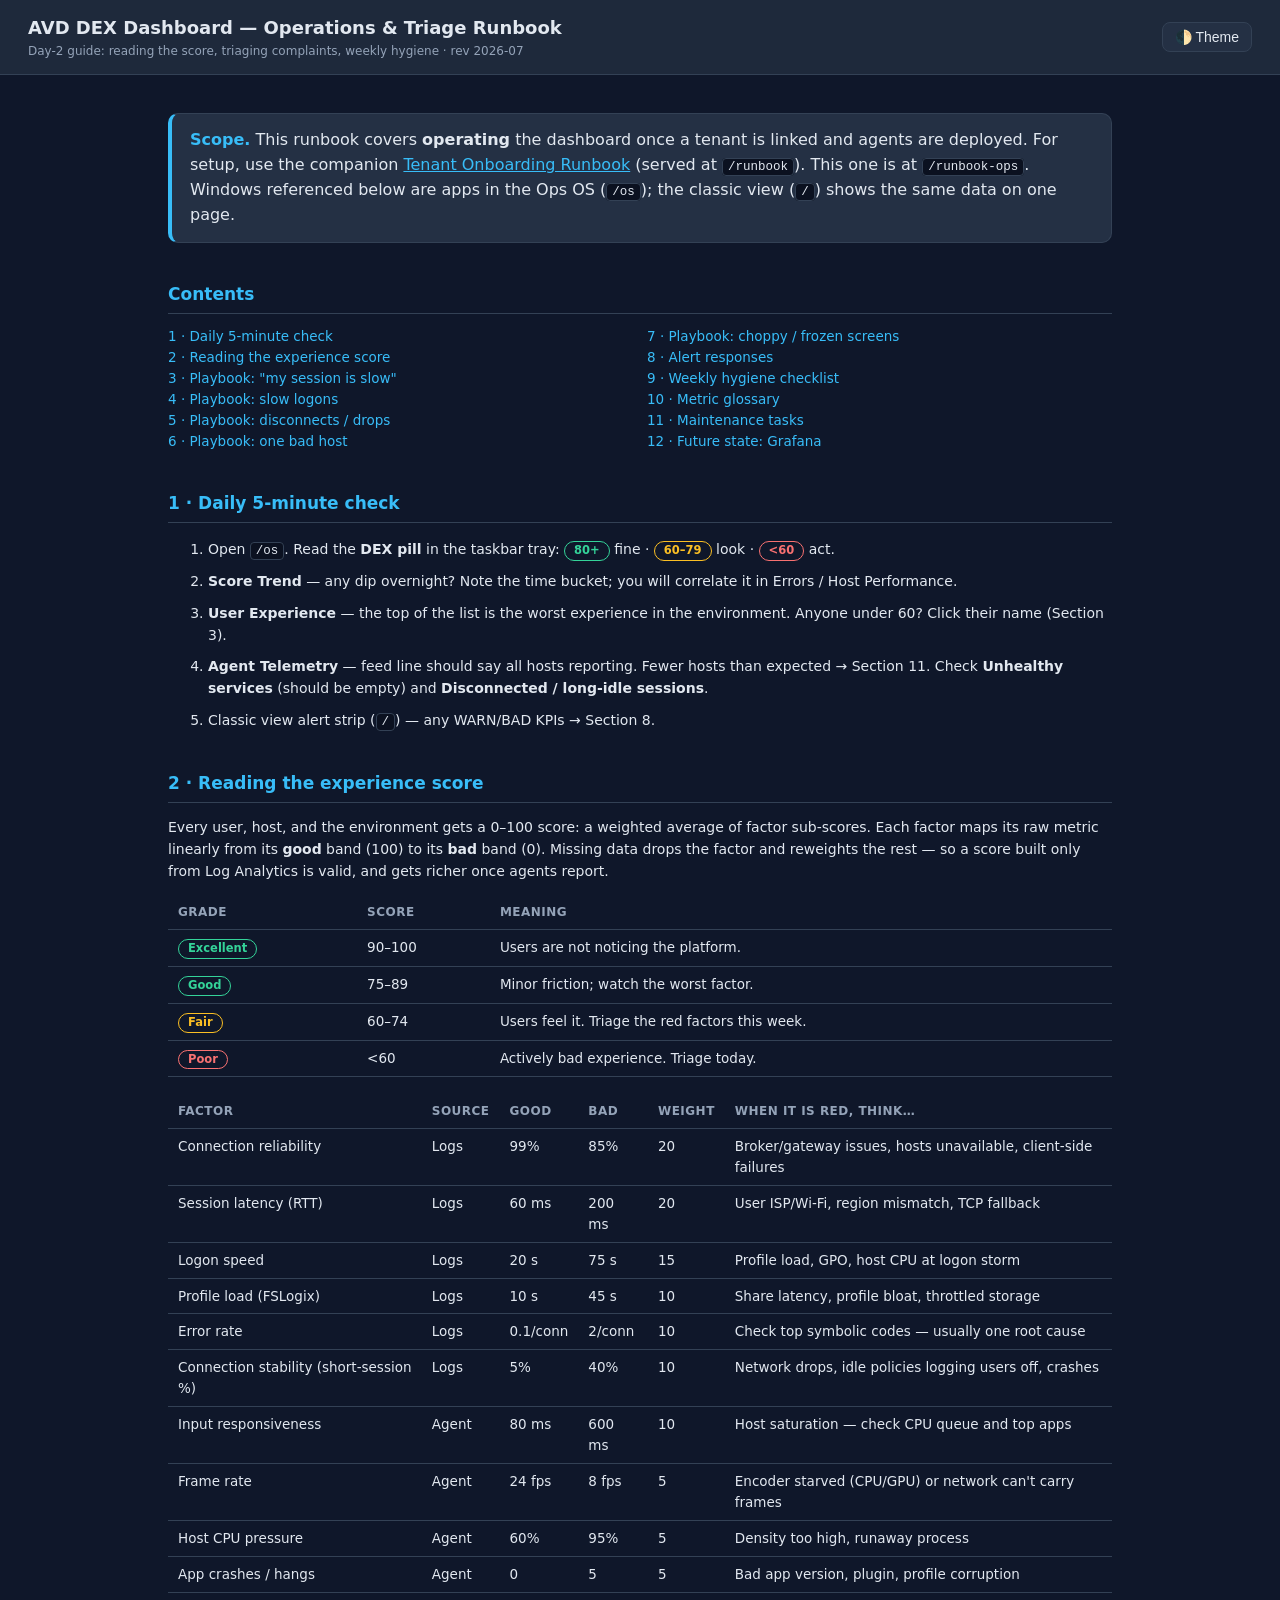
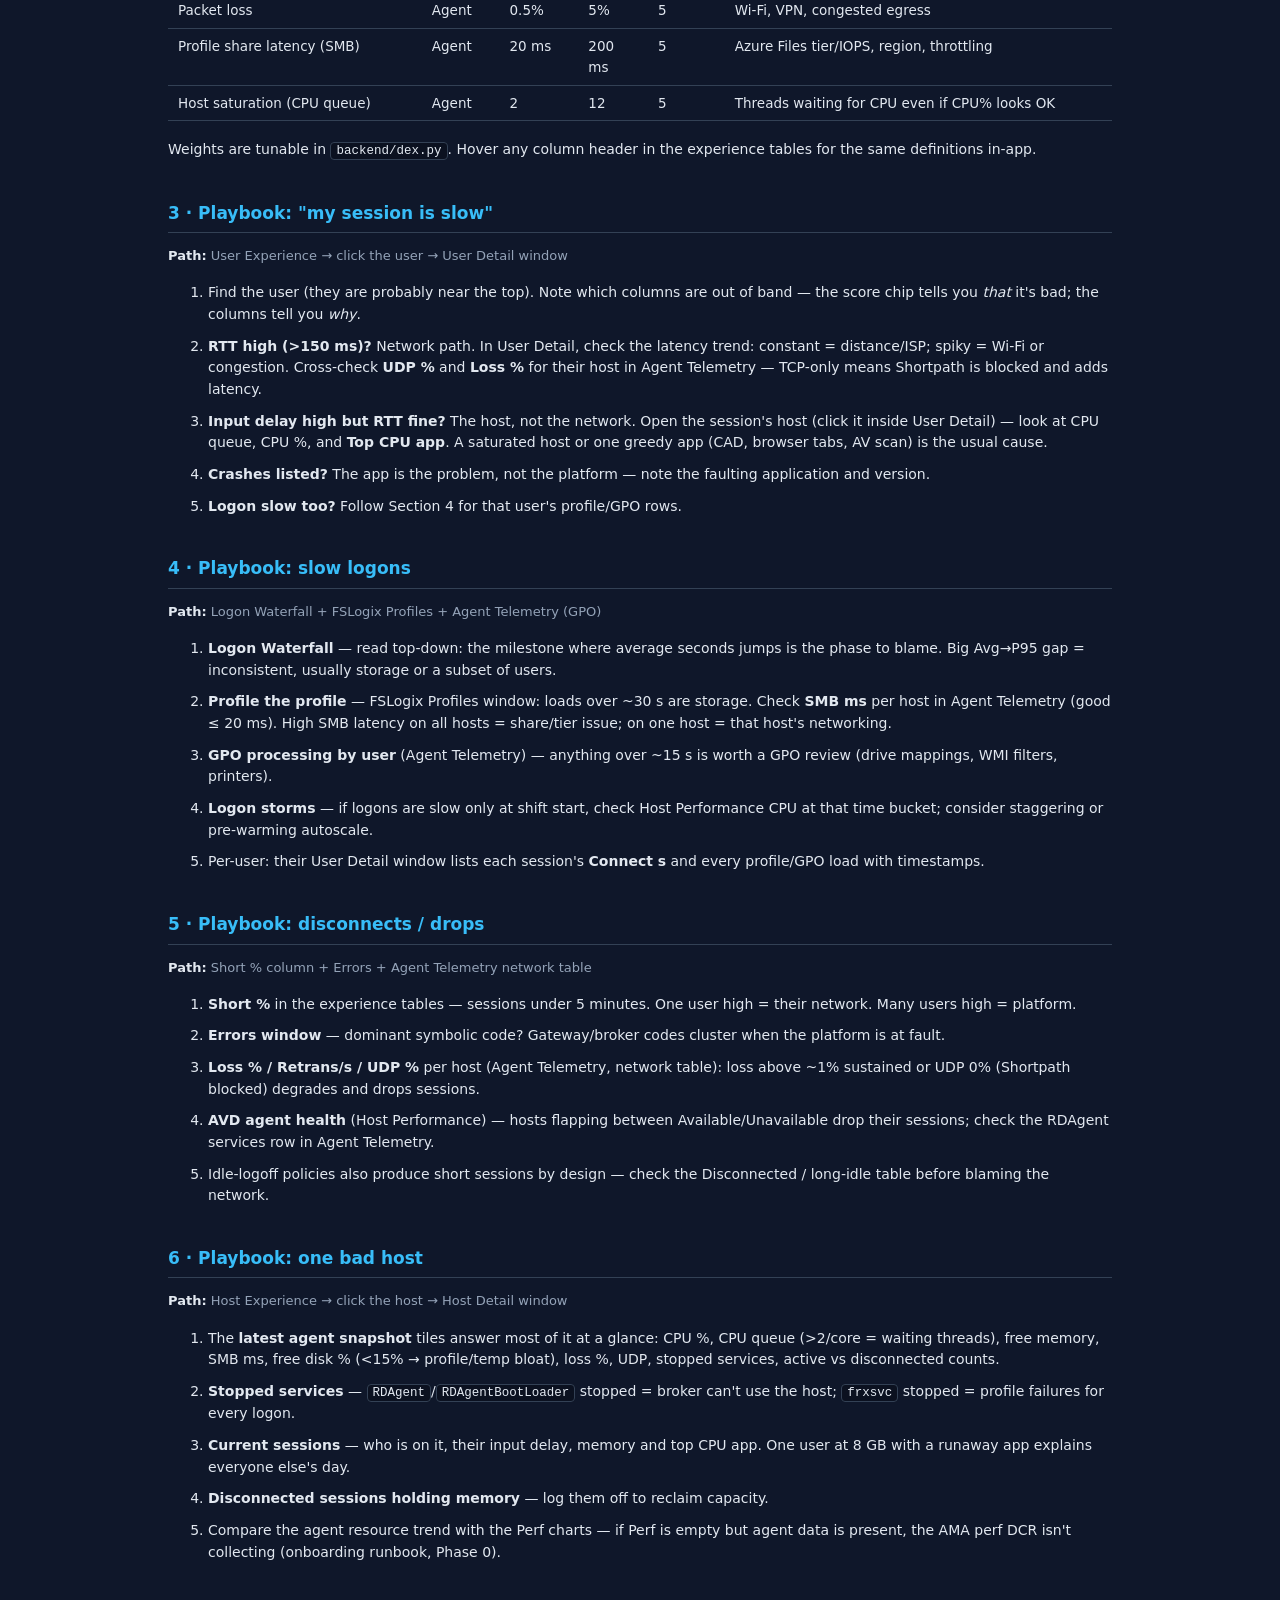
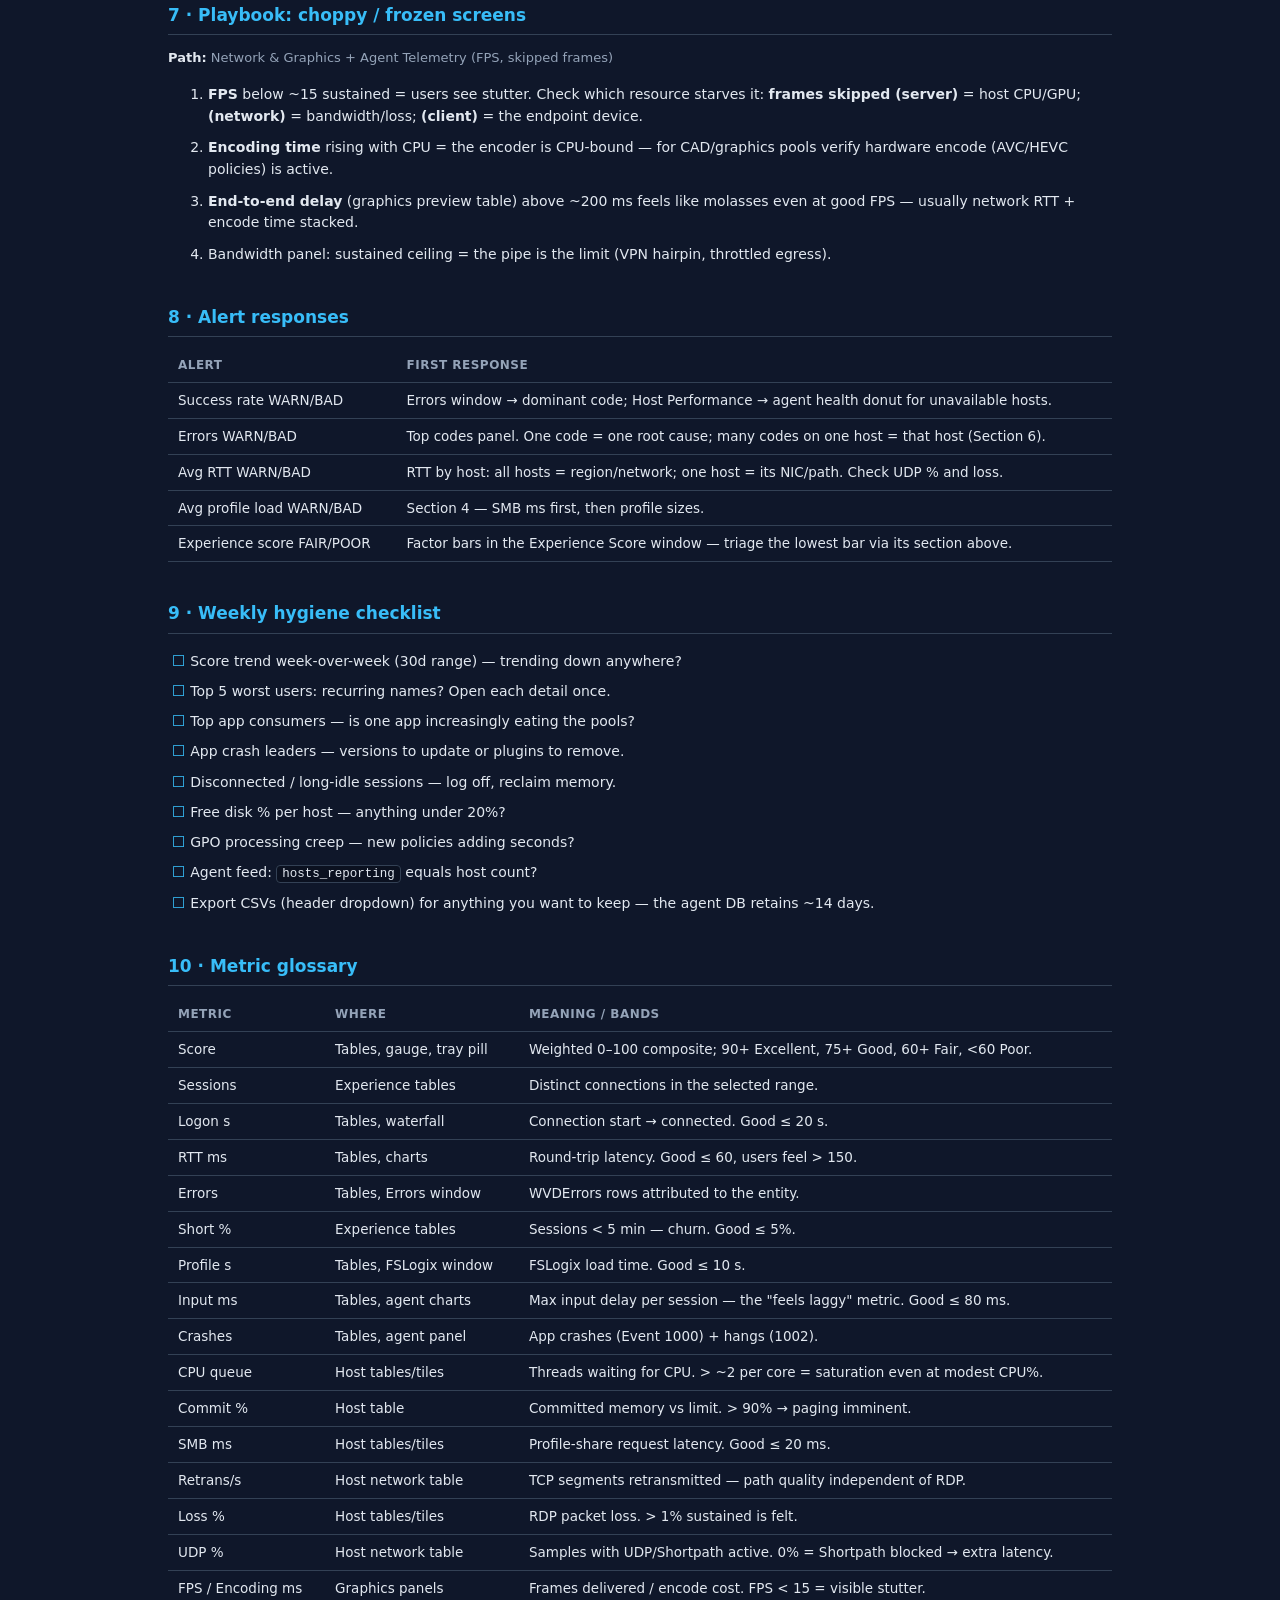
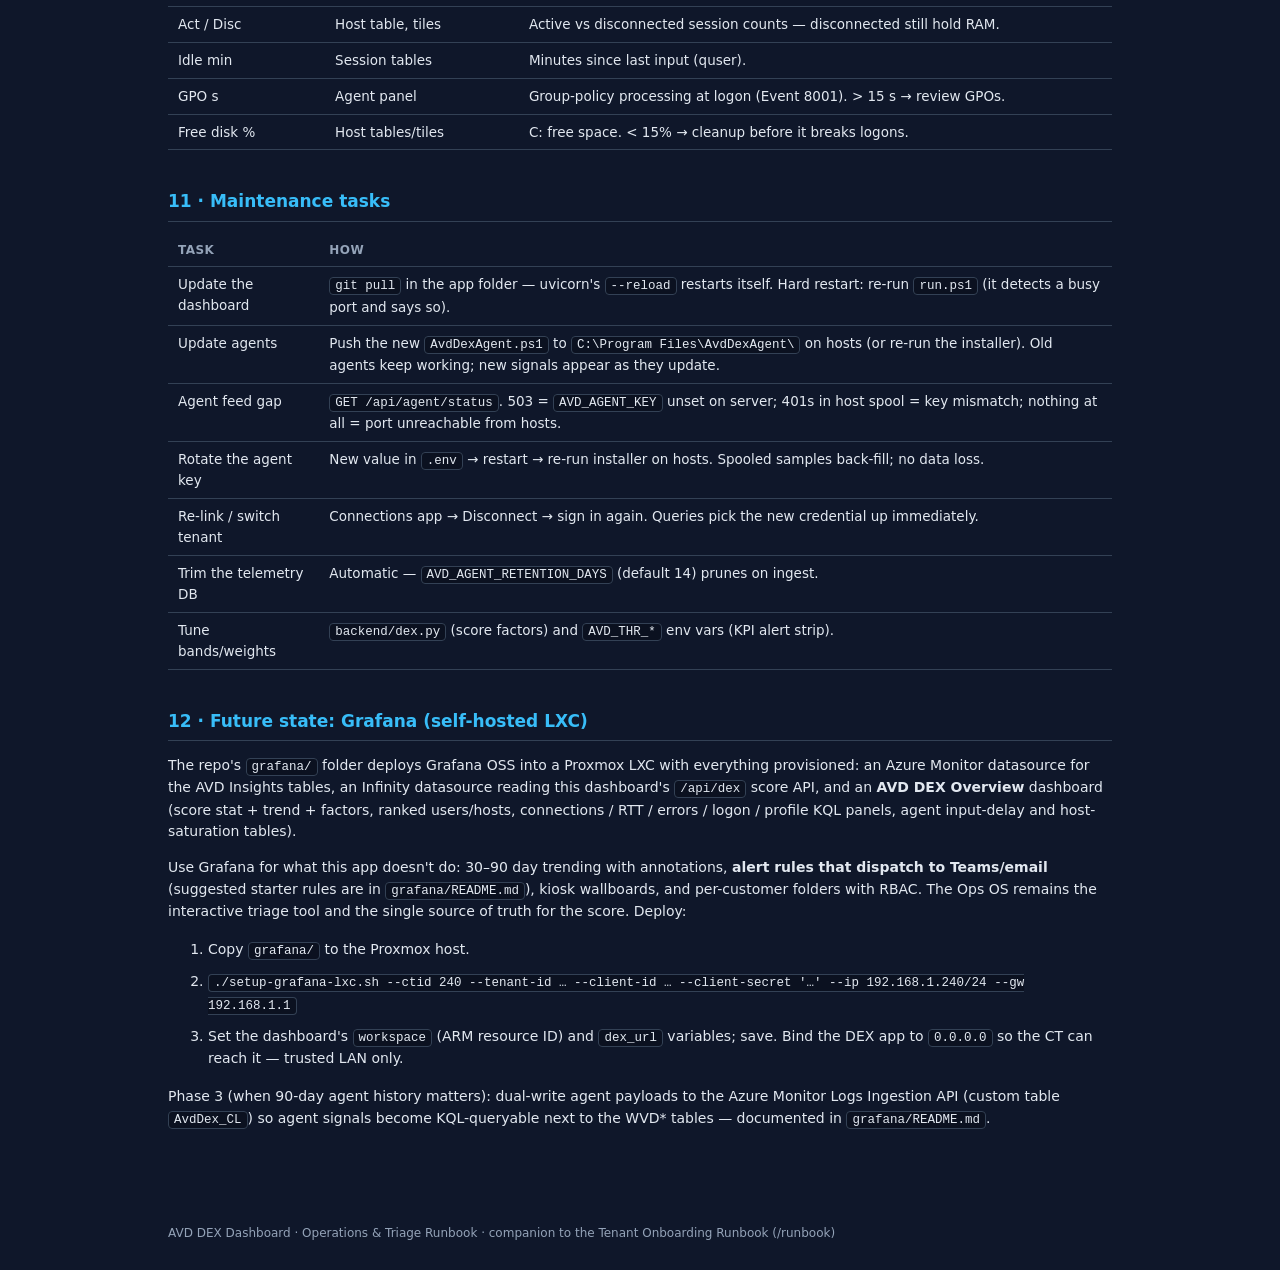
<file: docs/DEX-Operations-Runbook.html>
<!DOCTYPE html>
<html lang="en">
<head>
<meta charset="UTF-8" />
<meta name="viewport" content="width=device-width, initial-scale=1.0" />
<title>AVD DEX Dashboard — Operations &amp; Triage Runbook</title>
<style>
:root {
  --bg: #0f172a; --panel: #1e293b; --card: #243044; --text: #e2e8f0;
  --muted: #94a3b8; --accent: #38bdf8; --ok: #34d399; --warn: #fbbf24;
  --bad: #f87171; --border: #334155; --code: #0b1120;
}
[data-theme="light"] {
  --bg: #f1f5f9; --panel: #ffffff; --card: #f8fafc; --text: #0f172a;
  --muted: #64748b; --accent: #0284c7; --ok: #059669; --warn: #b45309;
  --bad: #dc2626; --border: #e2e8f0; --code: #f1f5f9;
}
* { box-sizing: border-box; }
body {
  margin: 0; font-family: "Segoe UI", system-ui, sans-serif;
  background: var(--bg); color: var(--text); line-height: 1.55;
}
header {
  position: sticky; top: 0; z-index: 10;
  display: flex; justify-content: space-between; align-items: center; gap: 12px;
  padding: 14px 28px; background: var(--panel); border-bottom: 1px solid var(--border);
}
header h1 { font-size: 18px; margin: 0; }
header .sub { font-size: 12px; color: var(--muted); }
#theme {
  background: var(--card); color: var(--text); border: 1px solid var(--border);
  border-radius: 8px; padding: 6px 12px; font-size: 14px; cursor: pointer;
}
#theme:hover { border-color: var(--accent); }
main { max-width: 1000px; margin: 0 auto; padding: 24px 28px 80px; }
h2 {
  font-size: 17px; color: var(--accent); margin: 38px 0 12px;
  border-bottom: 1px solid var(--border); padding-bottom: 6px;
}
h3 { font-size: 14.5px; margin: 22px 0 8px; }
p, li { font-size: 14px; }
code {
  background: var(--code); border: 1px solid var(--border); border-radius: 4px;
  padding: 1px 5px; font-size: 12.5px; font-family: Consolas, monospace;
}
table { width: 100%; border-collapse: collapse; font-size: 13.5px; margin: 10px 0 18px; }
th, td { text-align: left; padding: 7px 10px; border-bottom: 1px solid var(--border); vertical-align: top; }
th { color: var(--muted); font-size: 12px; text-transform: uppercase; letter-spacing: .04em; }
.card {
  background: var(--card); border: 1px solid var(--border); border-radius: 10px;
  padding: 14px 18px; margin: 14px 0;
}
.callout { border-left: 4px solid var(--accent); }
.callout.warn { border-left-color: var(--warn); }
.callout b:first-child { color: var(--accent); }
.callout.warn b:first-child { color: var(--warn); }
ol.steps > li { margin: 10px 0; }
ul.check { list-style: none; padding-left: 4px; }
ul.check li { margin: 7px 0; }
ul.check li::before { content: "☐ "; color: var(--accent); font-size: 15px; }
.pill {
  display: inline-block; border: 1px solid; border-radius: 999px;
  padding: 0 9px; font-size: 11.5px; font-weight: 600;
}
.pill.ok { color: var(--ok); border-color: var(--ok); }
.pill.warn { color: var(--warn); border-color: var(--warn); }
.pill.bad { color: var(--bad); border-color: var(--bad); }
.toc { columns: 2; font-size: 13.5px; }
.toc a { color: var(--accent); text-decoration: none; }
.toc a:hover { text-decoration: underline; }
.path { font-size: 13px; color: var(--muted); }
.path b { color: var(--text); }
@media print {
  header { position: static; } #theme { display: none; }
  body { background: #fff; color: #000; }
}
</style>
</head>
<body>
<header>
  <div>
    <h1>AVD DEX Dashboard — Operations &amp; Triage Runbook</h1>
    <div class="sub">Day-2 guide: reading the score, triaging complaints, weekly hygiene · rev 2026-07</div>
  </div>
  <button id="theme" title="Toggle light/dark">🌓 Theme</button>
</header>
<main>

<div class="card callout">
  <b>Scope.</b> This runbook covers <b>operating</b> the dashboard once a
  tenant is linked and agents are deployed. For setup, use the companion
  <a href="Tenant-Onboarding-Runbook.html" style="color:var(--accent)">Tenant
  Onboarding Runbook</a> (served at <code>/runbook</code>). This one is at
  <code>/runbook-ops</code>. Windows referenced below are apps in the Ops OS
  (<code>/os</code>); the classic view (<code>/</code>) shows the same data
  on one page.
</div>

<h2 id="toc">Contents</h2>
<div class="toc">
  <div><a href="#daily">1 · Daily 5-minute check</a></div>
  <div><a href="#score">2 · Reading the experience score</a></div>
  <div><a href="#t-slow">3 · Playbook: "my session is slow"</a></div>
  <div><a href="#t-logon">4 · Playbook: slow logons</a></div>
  <div><a href="#t-drops">5 · Playbook: disconnects / drops</a></div>
  <div><a href="#t-host">6 · Playbook: one bad host</a></div>
  <div><a href="#t-choppy">7 · Playbook: choppy / frozen screens</a></div>
  <div><a href="#alerts">8 · Alert responses</a></div>
  <div><a href="#weekly">9 · Weekly hygiene checklist</a></div>
  <div><a href="#glossary">10 · Metric glossary</a></div>
  <div><a href="#maint">11 · Maintenance tasks</a></div>
  <div><a href="#grafana">12 · Future state: Grafana</a></div>
</div>

<h2 id="daily">1 · Daily 5-minute check</h2>
<ol class="steps">
  <li>Open <code>/os</code>. Read the <b>DEX pill</b> in the taskbar tray:
      <span class="pill ok">80+</span> fine ·
      <span class="pill warn">60–79</span> look ·
      <span class="pill bad">&lt;60</span> act.</li>
  <li><b>Score Trend</b> — any dip overnight? Note the time bucket; you will
      correlate it in Errors / Host Performance.</li>
  <li><b>User Experience</b> — the top of the list is the worst experience in
      the environment. Anyone under 60? Click their name (Section 3).</li>
  <li><b>Agent Telemetry</b> — feed line should say all hosts reporting.
      Fewer hosts than expected → Section 11. Check <b>Unhealthy services</b>
      (should be empty) and <b>Disconnected / long-idle sessions</b>.</li>
  <li>Classic view alert strip (<code>/</code>) — any WARN/BAD KPIs → Section 8.</li>
</ol>

<h2 id="score">2 · Reading the experience score</h2>
<p>Every user, host, and the environment gets a 0–100 score: a weighted
average of factor sub-scores. Each factor maps its raw metric linearly from
its <b>good</b> band (100) to its <b>bad</b> band (0). Missing data drops the
factor and reweights the rest — so a score built only from Log Analytics is
valid, and gets richer once agents report.</p>
<table>
  <tr><th>Grade</th><th>Score</th><th>Meaning</th></tr>
  <tr><td><span class="pill ok">Excellent</span></td><td>90–100</td><td>Users are not noticing the platform.</td></tr>
  <tr><td><span class="pill ok">Good</span></td><td>75–89</td><td>Minor friction; watch the worst factor.</td></tr>
  <tr><td><span class="pill warn">Fair</span></td><td>60–74</td><td>Users feel it. Triage the red factors this week.</td></tr>
  <tr><td><span class="pill bad">Poor</span></td><td>&lt;60</td><td>Actively bad experience. Triage today.</td></tr>
</table>
<table>
  <tr><th>Factor</th><th>Source</th><th>Good</th><th>Bad</th><th>Weight</th><th>When it is red, think…</th></tr>
  <tr><td>Connection reliability</td><td>Logs</td><td>99%</td><td>85%</td><td>20</td><td>Broker/gateway issues, hosts unavailable, client-side failures</td></tr>
  <tr><td>Session latency (RTT)</td><td>Logs</td><td>60 ms</td><td>200 ms</td><td>20</td><td>User ISP/Wi-Fi, region mismatch, TCP fallback</td></tr>
  <tr><td>Logon speed</td><td>Logs</td><td>20 s</td><td>75 s</td><td>15</td><td>Profile load, GPO, host CPU at logon storm</td></tr>
  <tr><td>Profile load (FSLogix)</td><td>Logs</td><td>10 s</td><td>45 s</td><td>10</td><td>Share latency, profile bloat, throttled storage</td></tr>
  <tr><td>Error rate</td><td>Logs</td><td>0.1/conn</td><td>2/conn</td><td>10</td><td>Check top symbolic codes — usually one root cause</td></tr>
  <tr><td>Connection stability (short-session %)</td><td>Logs</td><td>5%</td><td>40%</td><td>10</td><td>Network drops, idle policies logging users off, crashes</td></tr>
  <tr><td>Input responsiveness</td><td>Agent</td><td>80 ms</td><td>600 ms</td><td>10</td><td>Host saturation — check CPU queue and top apps</td></tr>
  <tr><td>Frame rate</td><td>Agent</td><td>24 fps</td><td>8 fps</td><td>5</td><td>Encoder starved (CPU/GPU) or network can't carry frames</td></tr>
  <tr><td>Host CPU pressure</td><td>Agent</td><td>60%</td><td>95%</td><td>5</td><td>Density too high, runaway process</td></tr>
  <tr><td>App crashes / hangs</td><td>Agent</td><td>0</td><td>5</td><td>5</td><td>Bad app version, plugin, profile corruption</td></tr>
  <tr><td>Packet loss</td><td>Agent</td><td>0.5%</td><td>5%</td><td>5</td><td>Wi-Fi, VPN, congested egress</td></tr>
  <tr><td>Profile share latency (SMB)</td><td>Agent</td><td>20 ms</td><td>200 ms</td><td>5</td><td>Azure Files tier/IOPS, region, throttling</td></tr>
  <tr><td>Host saturation (CPU queue)</td><td>Agent</td><td>2</td><td>12</td><td>5</td><td>Threads waiting for CPU even if CPU% looks OK</td></tr>
</table>
<p>Weights are tunable in <code>backend/dex.py</code>. Hover any column
header in the experience tables for the same definitions in-app.</p>

<h2 id="t-slow">3 · Playbook: "my session is slow"</h2>
<p class="path"><b>Path:</b> User Experience → click the user → User Detail window</p>
<ol class="steps">
  <li>Find the user (they are probably near the top). Note which columns are
      out of band — the score chip tells you <i>that</i> it's bad; the columns
      tell you <i>why</i>.</li>
  <li><b>RTT high (&gt;150 ms)?</b> Network path. In User Detail, check the
      latency trend: constant = distance/ISP; spiky = Wi-Fi or congestion.
      Cross-check <b>UDP %</b> and <b>Loss %</b> for their host in Agent
      Telemetry — TCP-only means Shortpath is blocked and adds latency.</li>
  <li><b>Input delay high but RTT fine?</b> The host, not the network. Open
      the session's host (click it inside User Detail) — look at CPU queue,
      CPU %, and <b>Top CPU app</b>. A saturated host or one greedy app
      (CAD, browser tabs, AV scan) is the usual cause.</li>
  <li><b>Crashes listed?</b> The app is the problem, not the platform —
      note the faulting application and version.</li>
  <li><b>Logon slow too?</b> Follow Section 4 for that user's profile/GPO rows.</li>
</ol>

<h2 id="t-logon">4 · Playbook: slow logons</h2>
<p class="path"><b>Path:</b> Logon Waterfall + FSLogix Profiles + Agent Telemetry (GPO)</p>
<ol class="steps">
  <li><b>Logon Waterfall</b> — read top-down: the milestone where average
      seconds jumps is the phase to blame. Big Avg→P95 gap = inconsistent,
      usually storage or a subset of users.</li>
  <li><b>Profile the profile</b> — FSLogix Profiles window: loads over ~30 s
      are storage. Check <b>SMB ms</b> per host in Agent Telemetry
      (good ≤ 20 ms). High SMB latency on all hosts = share/tier issue; on
      one host = that host's networking.</li>
  <li><b>GPO processing by user</b> (Agent Telemetry) — anything over ~15 s
      is worth a GPO review (drive mappings, WMI filters, printers).</li>
  <li><b>Logon storms</b> — if logons are slow only at shift start, check
      Host Performance CPU at that time bucket; consider staggering or
      pre-warming autoscale.</li>
  <li>Per-user: their User Detail window lists each session's
      <b>Connect s</b> and every profile/GPO load with timestamps.</li>
</ol>

<h2 id="t-drops">5 · Playbook: disconnects / drops</h2>
<p class="path"><b>Path:</b> Short % column + Errors + Agent Telemetry network table</p>
<ol class="steps">
  <li><b>Short %</b> in the experience tables — sessions under 5 minutes.
      One user high = their network. Many users high = platform.</li>
  <li><b>Errors window</b> — dominant symbolic code? Gateway/broker codes
      cluster when the platform is at fault.</li>
  <li><b>Loss % / Retrans/s / UDP %</b> per host (Agent Telemetry, network
      table): loss above ~1% sustained or UDP 0% (Shortpath blocked)
      degrades and drops sessions.</li>
  <li><b>AVD agent health</b> (Host Performance) — hosts flapping between
      Available/Unavailable drop their sessions; check the RDAgent services
      row in Agent Telemetry.</li>
  <li>Idle-logoff policies also produce short sessions by design — check
      the Disconnected / long-idle table before blaming the network.</li>
</ol>

<h2 id="t-host">6 · Playbook: one bad host</h2>
<p class="path"><b>Path:</b> Host Experience → click the host → Host Detail window</p>
<ol class="steps">
  <li>The <b>latest agent snapshot</b> tiles answer most of it at a glance:
      CPU %, CPU queue (&gt;2/core = waiting threads), free memory, SMB ms,
      free disk % (&lt;15% → profile/temp bloat), loss %, UDP, stopped
      services, active vs disconnected counts.</li>
  <li><b>Stopped services</b> — <code>RDAgent</code>/<code>RDAgentBootLoader</code>
      stopped = broker can't use the host; <code>frxsvc</code> stopped =
      profile failures for every logon.</li>
  <li><b>Current sessions</b> — who is on it, their input delay, memory and
      top CPU app. One user at 8 GB with a runaway app explains everyone
      else's day.</li>
  <li><b>Disconnected sessions holding memory</b> — log them off to reclaim
      capacity.</li>
  <li>Compare the agent resource trend with the Perf charts — if Perf is
      empty but agent data is present, the AMA perf DCR isn't collecting
      (onboarding runbook, Phase 0).</li>
</ol>

<h2 id="t-choppy">7 · Playbook: choppy / frozen screens</h2>
<p class="path"><b>Path:</b> Network &amp; Graphics + Agent Telemetry (FPS, skipped frames)</p>
<ol class="steps">
  <li><b>FPS</b> below ~15 sustained = users see stutter. Check which
      resource starves it: <b>frames skipped (server)</b> = host CPU/GPU;
      <b>(network)</b> = bandwidth/loss; <b>(client)</b> = the endpoint
      device.</li>
  <li><b>Encoding time</b> rising with CPU = the encoder is CPU-bound —
      for CAD/graphics pools verify hardware encode (AVC/HEVC policies)
      is active.</li>
  <li><b>End-to-end delay</b> (graphics preview table) above ~200 ms feels
      like molasses even at good FPS — usually network RTT + encode time
      stacked.</li>
  <li>Bandwidth panel: sustained ceiling = the pipe is the limit (VPN
      hairpin, throttled egress).</li>
</ol>

<h2 id="alerts">8 · Alert responses</h2>
<table>
  <tr><th>Alert</th><th>First response</th></tr>
  <tr><td>Success rate WARN/BAD</td><td>Errors window → dominant code; Host Performance → agent health donut for unavailable hosts.</td></tr>
  <tr><td>Errors WARN/BAD</td><td>Top codes panel. One code = one root cause; many codes on one host = that host (Section 6).</td></tr>
  <tr><td>Avg RTT WARN/BAD</td><td>RTT by host: all hosts = region/network; one host = its NIC/path. Check UDP % and loss.</td></tr>
  <tr><td>Avg profile load WARN/BAD</td><td>Section 4 — SMB ms first, then profile sizes.</td></tr>
  <tr><td>Experience score FAIR/POOR</td><td>Factor bars in the Experience Score window — triage the lowest bar via its section above.</td></tr>
</table>

<h2 id="weekly">9 · Weekly hygiene checklist</h2>
<ul class="check">
  <li>Score trend week-over-week (30d range) — trending down anywhere?</li>
  <li>Top 5 worst users: recurring names? Open each detail once.</li>
  <li>Top app consumers — is one app increasingly eating the pools?</li>
  <li>App crash leaders — versions to update or plugins to remove.</li>
  <li>Disconnected / long-idle sessions — log off, reclaim memory.</li>
  <li>Free disk % per host — anything under 20%?</li>
  <li>GPO processing creep — new policies adding seconds?</li>
  <li>Agent feed: <code>hosts_reporting</code> equals host count?</li>
  <li>Export CSVs (header dropdown) for anything you want to keep — the
      agent DB retains ~14 days.</li>
</ul>

<h2 id="glossary">10 · Metric glossary</h2>
<table>
  <tr><th>Metric</th><th>Where</th><th>Meaning / bands</th></tr>
  <tr><td>Score</td><td>Tables, gauge, tray pill</td><td>Weighted 0–100 composite; 90+ Excellent, 75+ Good, 60+ Fair, &lt;60 Poor.</td></tr>
  <tr><td>Sessions</td><td>Experience tables</td><td>Distinct connections in the selected range.</td></tr>
  <tr><td>Logon s</td><td>Tables, waterfall</td><td>Connection start → connected. Good ≤ 20 s.</td></tr>
  <tr><td>RTT ms</td><td>Tables, charts</td><td>Round-trip latency. Good ≤ 60, users feel &gt; 150.</td></tr>
  <tr><td>Errors</td><td>Tables, Errors window</td><td>WVDErrors rows attributed to the entity.</td></tr>
  <tr><td>Short %</td><td>Experience tables</td><td>Sessions &lt; 5 min — churn. Good ≤ 5%.</td></tr>
  <tr><td>Profile s</td><td>Tables, FSLogix window</td><td>FSLogix load time. Good ≤ 10 s.</td></tr>
  <tr><td>Input ms</td><td>Tables, agent charts</td><td>Max input delay per session — the "feels laggy" metric. Good ≤ 80 ms.</td></tr>
  <tr><td>Crashes</td><td>Tables, agent panel</td><td>App crashes (Event 1000) + hangs (1002).</td></tr>
  <tr><td>CPU queue</td><td>Host tables/tiles</td><td>Threads waiting for CPU. &gt; ~2 per core = saturation even at modest CPU%.</td></tr>
  <tr><td>Commit %</td><td>Host table</td><td>Committed memory vs limit. &gt; 90% → paging imminent.</td></tr>
  <tr><td>SMB ms</td><td>Host tables/tiles</td><td>Profile-share request latency. Good ≤ 20 ms.</td></tr>
  <tr><td>Retrans/s</td><td>Host network table</td><td>TCP segments retransmitted — path quality independent of RDP.</td></tr>
  <tr><td>Loss %</td><td>Host tables/tiles</td><td>RDP packet loss. &gt; 1% sustained is felt.</td></tr>
  <tr><td>UDP %</td><td>Host network table</td><td>Samples with UDP/Shortpath active. 0% = Shortpath blocked → extra latency.</td></tr>
  <tr><td>FPS / Encoding ms</td><td>Graphics panels</td><td>Frames delivered / encode cost. FPS &lt; 15 = visible stutter.</td></tr>
  <tr><td>Act / Disc</td><td>Host table, tiles</td><td>Active vs disconnected session counts — disconnected still hold RAM.</td></tr>
  <tr><td>Idle min</td><td>Session tables</td><td>Minutes since last input (quser).</td></tr>
  <tr><td>GPO s</td><td>Agent panel</td><td>Group-policy processing at logon (Event 8001). &gt; 15 s → review GPOs.</td></tr>
  <tr><td>Free disk %</td><td>Host tables/tiles</td><td>C: free space. &lt; 15% → cleanup before it breaks logons.</td></tr>
</table>

<h2 id="maint">11 · Maintenance tasks</h2>
<table>
  <tr><th>Task</th><th>How</th></tr>
  <tr><td>Update the dashboard</td><td><code>git pull</code> in the app folder — uvicorn's <code>--reload</code> restarts itself. Hard restart: re-run <code>run.ps1</code> (it detects a busy port and says so).</td></tr>
  <tr><td>Update agents</td><td>Push the new <code>AvdDexAgent.ps1</code> to <code>C:\Program Files\AvdDexAgent\</code> on hosts (or re-run the installer). Old agents keep working; new signals appear as they update.</td></tr>
  <tr><td>Agent feed gap</td><td><code>GET /api/agent/status</code>. 503 = <code>AVD_AGENT_KEY</code> unset on server; 401s in host spool = key mismatch; nothing at all = port unreachable from hosts.</td></tr>
  <tr><td>Rotate the agent key</td><td>New value in <code>.env</code> → restart → re-run installer on hosts. Spooled samples back-fill; no data loss.</td></tr>
  <tr><td>Re-link / switch tenant</td><td>Connections app → Disconnect → sign in again. Queries pick the new credential up immediately.</td></tr>
  <tr><td>Trim the telemetry DB</td><td>Automatic — <code>AVD_AGENT_RETENTION_DAYS</code> (default 14) prunes on ingest.</td></tr>
  <tr><td>Tune bands/weights</td><td><code>backend/dex.py</code> (score factors) and <code>AVD_THR_*</code> env vars (KPI alert strip).</td></tr>
</table>

<h2 id="grafana">12 · Future state: Grafana (self-hosted LXC)</h2>
<p>The repo's <code>grafana/</code> folder deploys Grafana OSS into a
Proxmox LXC with everything provisioned: an Azure Monitor datasource for
the AVD Insights tables, an Infinity datasource reading this dashboard's
<code>/api/dex</code> score API, and an <b>AVD DEX Overview</b> dashboard
(score stat + trend + factors, ranked users/hosts, connections / RTT /
errors / logon / profile KQL panels, agent input-delay and host-saturation
tables).</p>
<p>Use Grafana for what this app doesn't do: 30–90 day trending with
annotations, <b>alert rules that dispatch to Teams/email</b> (suggested
starter rules are in <code>grafana/README.md</code>), kiosk wallboards,
and per-customer folders with RBAC. The Ops OS remains the interactive
triage tool and the single source of truth for the score. Deploy:</p>
<ol class="steps">
  <li>Copy <code>grafana/</code> to the Proxmox host.</li>
  <li><code>./setup-grafana-lxc.sh --ctid 240 --tenant-id … --client-id …
      --client-secret '…' --ip 192.168.1.240/24 --gw 192.168.1.1</code></li>
  <li>Set the dashboard's <code>workspace</code> (ARM resource ID) and
      <code>dex_url</code> variables; save. Bind the DEX app to
      <code>0.0.0.0</code> so the CT can reach it — trusted LAN only.</li>
</ol>
<p>Phase 3 (when 90-day agent history matters): dual-write agent payloads
to the Azure Monitor Logs Ingestion API (custom table
<code>AvdDex_CL</code>) so agent signals become KQL-queryable next to the
WVD* tables — documented in <code>grafana/README.md</code>.</p>

</main>
<footer style="max-width:1000px;margin:0 auto;padding:0 28px 40px;color:var(--muted);font-size:12px">
AVD DEX Dashboard · Operations &amp; Triage Runbook · companion to the Tenant Onboarding Runbook (/runbook)
</footer>
<script>
(function () {
  var btn = document.getElementById("theme");
  var saved = null;
  try { saved = localStorage.getItem("avd-runbook-theme"); } catch (e) {}
  if (saved) document.documentElement.dataset.theme = saved;
  btn.addEventListener("click", function () {
    var next = document.documentElement.dataset.theme === "light" ? "dark" : "light";
    document.documentElement.dataset.theme = next;
    try { localStorage.setItem("avd-runbook-theme", next); } catch (e) {}
  });
})();
</script>
</body>
</html>
</file>
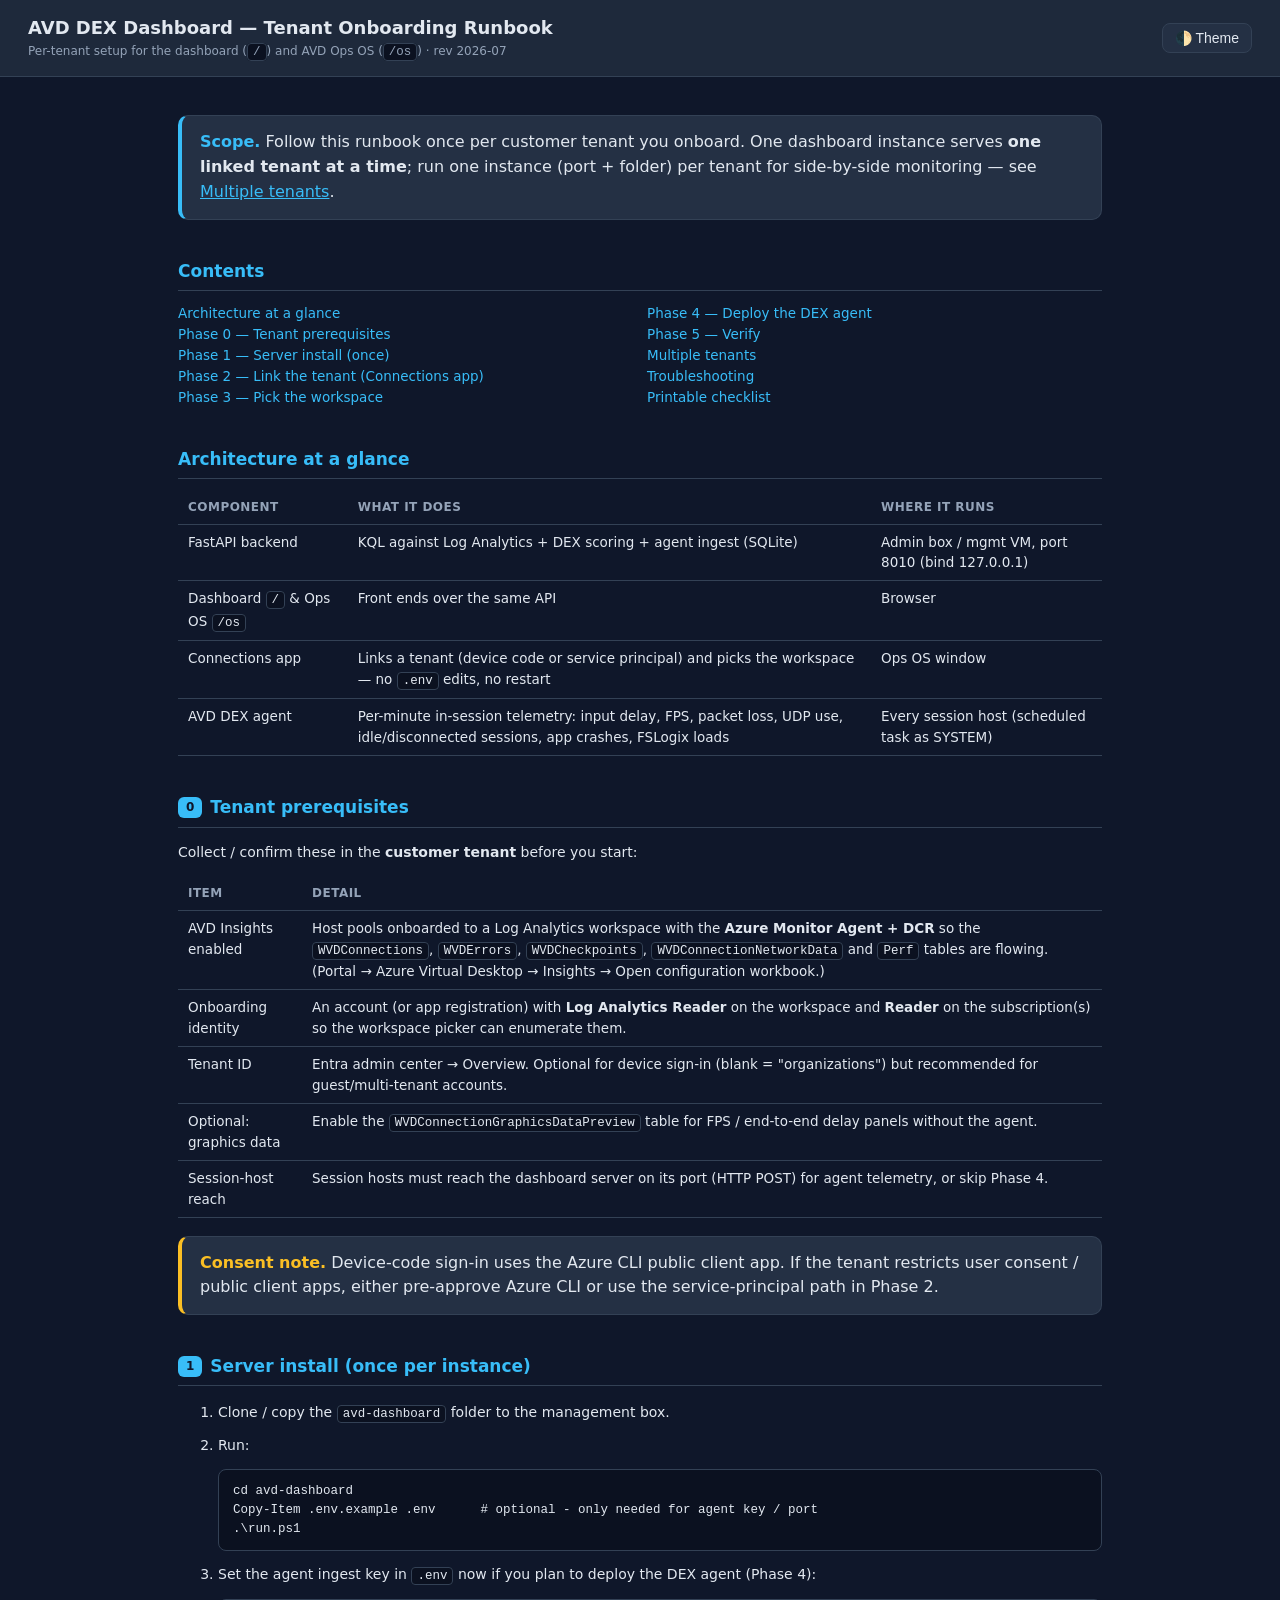
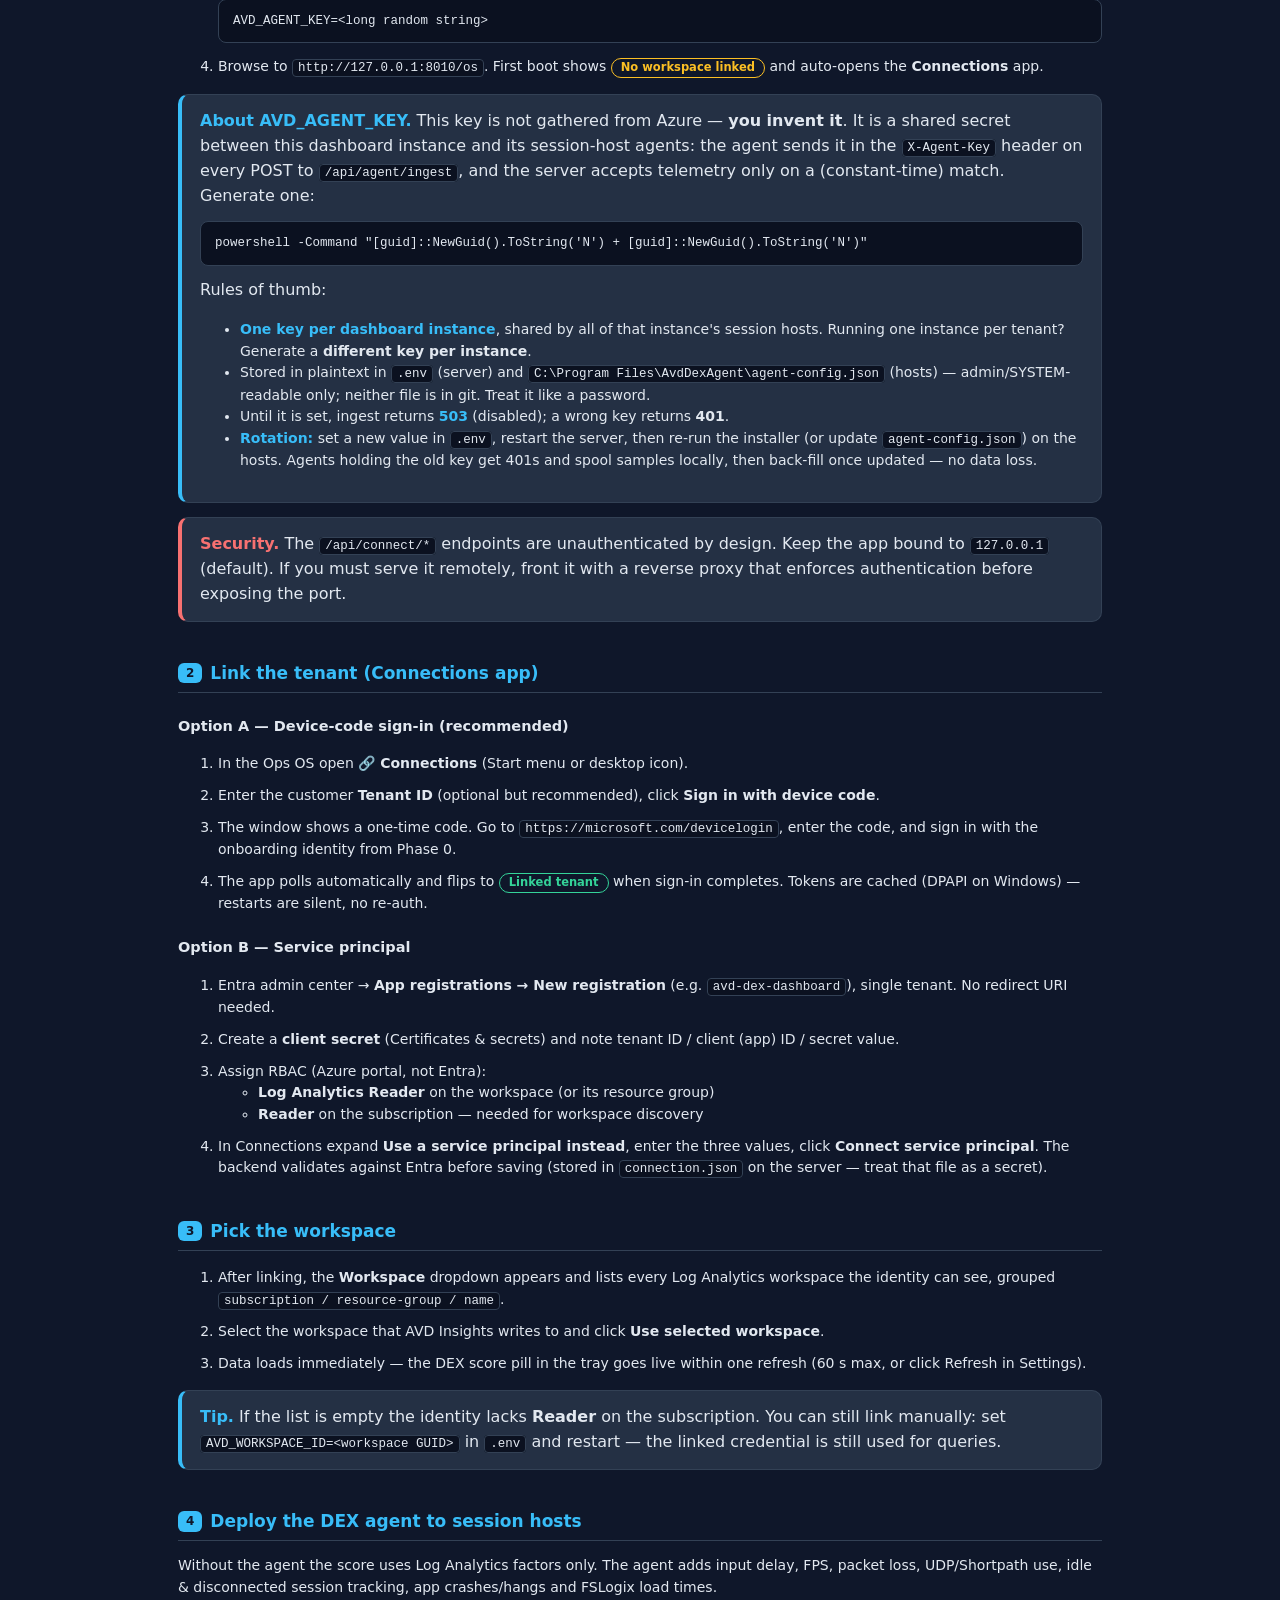
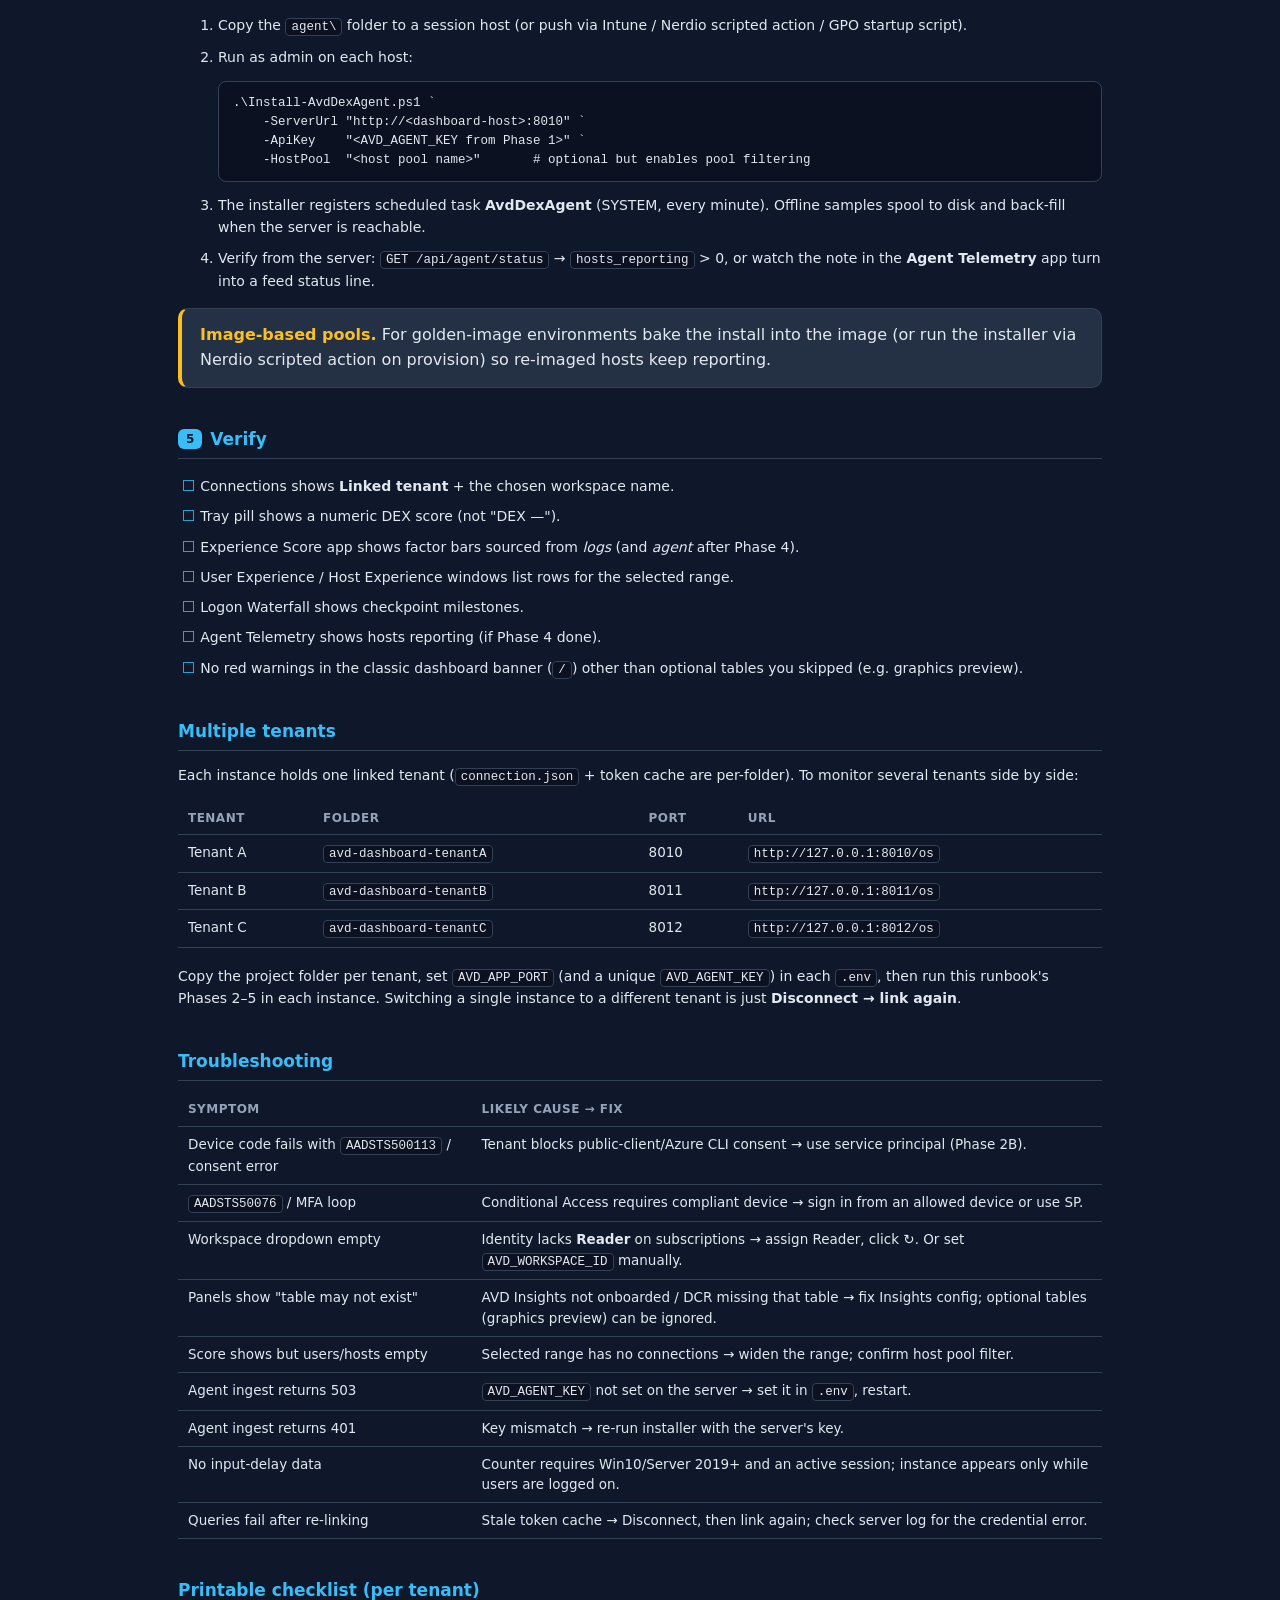
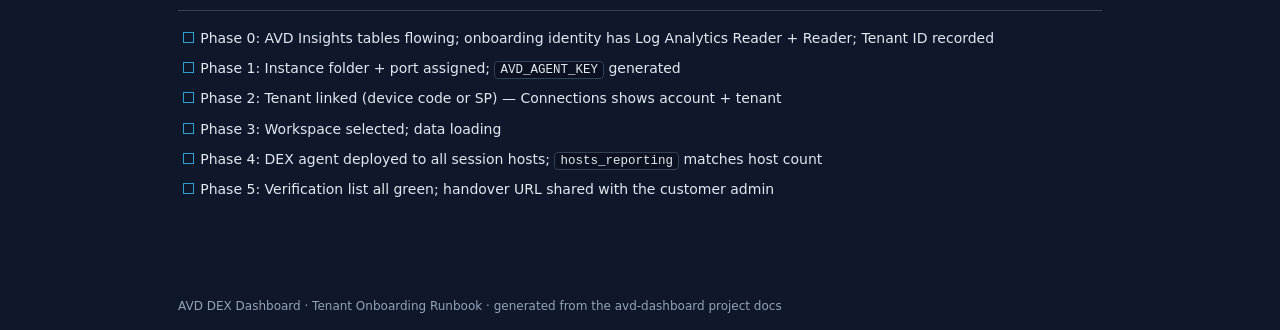
<file: docs/Tenant-Onboarding-Runbook.html>
<!DOCTYPE html>
<html lang="en">
<head>
<meta charset="UTF-8" />
<meta name="viewport" content="width=device-width, initial-scale=1.0" />
<title>AVD DEX Dashboard — Tenant Onboarding Runbook</title>
<style>
:root {
  --bg: #0f172a; --panel: #1e293b; --card: #243044; --text: #e2e8f0;
  --muted: #94a3b8; --accent: #38bdf8; --ok: #34d399; --warn: #fbbf24;
  --bad: #f87171; --border: #334155; --code: #0b1120;
}
[data-theme="light"] {
  --bg: #f1f5f9; --panel: #ffffff; --card: #f8fafc; --text: #0f172a;
  --muted: #64748b; --accent: #0284c7; --ok: #059669; --warn: #b45309;
  --bad: #dc2626; --border: #e2e8f0; --code: #f1f5f9;
}
* { box-sizing: border-box; }
body {
  margin: 0; font-family: "Segoe UI", system-ui, sans-serif;
  background: var(--bg); color: var(--text); line-height: 1.55;
}
header {
  position: sticky; top: 0; z-index: 10;
  display: flex; justify-content: space-between; align-items: center; gap: 12px;
  padding: 14px 28px; background: var(--panel); border-bottom: 1px solid var(--border);
}
header h1 { font-size: 18px; margin: 0; }
header .sub { font-size: 12px; color: var(--muted); }
#theme {
  background: var(--card); color: var(--text); border: 1px solid var(--border);
  border-radius: 8px; padding: 6px 12px; font-size: 14px; cursor: pointer;
}
#theme:hover { border-color: var(--accent); }
main { max-width: 980px; margin: 0 auto; padding: 24px 28px 80px; }
h2 {
  font-size: 17px; color: var(--accent); margin: 38px 0 12px;
  border-bottom: 1px solid var(--border); padding-bottom: 6px;
}
h2 .phase {
  display: inline-block; background: var(--accent); color: var(--bg);
  border-radius: 6px; font-size: 12px; padding: 1px 8px; margin-right: 8px;
  vertical-align: 2px;
}
h3 { font-size: 14.5px; margin: 22px 0 8px; }
p, li { font-size: 14px; }
code {
  background: var(--code); border: 1px solid var(--border); border-radius: 4px;
  padding: 1px 5px; font-size: 12.5px; font-family: Consolas, monospace;
}
pre {
  background: var(--code); border: 1px solid var(--border); border-radius: 8px;
  padding: 12px 14px; overflow-x: auto; font-size: 12.5px;
  font-family: Consolas, monospace; line-height: 1.5;
}
pre code { background: none; border: none; padding: 0; }
table { width: 100%; border-collapse: collapse; font-size: 13.5px; margin: 10px 0 18px; }
th, td { text-align: left; padding: 7px 10px; border-bottom: 1px solid var(--border); vertical-align: top; }
th { color: var(--muted); font-size: 12px; text-transform: uppercase; letter-spacing: .04em; }
.card {
  background: var(--card); border: 1px solid var(--border); border-radius: 10px;
  padding: 14px 18px; margin: 14px 0;
}
.callout { border-left: 4px solid var(--accent); }
.callout.warn { border-left-color: var(--warn); }
.callout.bad { border-left-color: var(--bad); }
.callout.ok { border-left-color: var(--ok); }
.callout b:first-child { color: var(--accent); }
.callout.warn b:first-child { color: var(--warn); }
.callout.bad b:first-child { color: var(--bad); }
.callout.ok b:first-child { color: var(--ok); }
ol.steps > li { margin: 10px 0; }
ul.check { list-style: none; padding-left: 4px; }
ul.check li { margin: 7px 0; }
ul.check li::before { content: "☐ "; color: var(--accent); font-size: 15px; }
.pill {
  display: inline-block; border: 1px solid; border-radius: 999px;
  padding: 0 9px; font-size: 11.5px; font-weight: 600;
}
.pill.ok { color: var(--ok); border-color: var(--ok); }
.pill.warn { color: var(--warn); border-color: var(--warn); }
.toc { columns: 2; font-size: 13.5px; }
.toc a { color: var(--accent); text-decoration: none; }
.toc a:hover { text-decoration: underline; }
kbd {
  background: var(--card); border: 1px solid var(--border); border-bottom-width: 2px;
  border-radius: 5px; padding: 1px 6px; font-size: 12px; font-family: inherit;
}
footer { max-width: 980px; margin: 0 auto; padding: 0 28px 40px; color: var(--muted); font-size: 12px; }
@media print {
  header { position: static; } #theme { display: none; }
  body { background: #fff; color: #000; }
}
</style>
</head>
<body>
<header>
  <div>
    <h1>AVD DEX Dashboard — Tenant Onboarding Runbook</h1>
    <div class="sub">Per-tenant setup for the dashboard (<code>/</code>) and AVD Ops OS (<code>/os</code>) · rev 2026-07</div>
  </div>
  <button id="theme" title="Toggle light/dark">🌓 Theme</button>
</header>
<main>

<div class="card callout">
  <b>Scope.</b> Follow this runbook once per customer tenant you onboard.
  One dashboard instance serves <b>one linked tenant at a time</b>; run one
  instance (port + folder) per tenant for side-by-side monitoring — see
  <a href="#multi" style="color:var(--accent)">Multiple tenants</a>.
</div>

<h2 id="toc">Contents</h2>
<div class="toc">
  <div><a href="#arch">Architecture at a glance</a></div>
  <div><a href="#p0">Phase 0 — Tenant prerequisites</a></div>
  <div><a href="#p1">Phase 1 — Server install (once)</a></div>
  <div><a href="#p2">Phase 2 — Link the tenant (Connections app)</a></div>
  <div><a href="#p3">Phase 3 — Pick the workspace</a></div>
  <div><a href="#p4">Phase 4 — Deploy the DEX agent</a></div>
  <div><a href="#p5">Phase 5 — Verify</a></div>
  <div><a href="#multi">Multiple tenants</a></div>
  <div><a href="#trouble">Troubleshooting</a></div>
  <div><a href="#checklist">Printable checklist</a></div>
</div>

<h2 id="arch">Architecture at a glance</h2>
<table>
  <tr><th>Component</th><th>What it does</th><th>Where it runs</th></tr>
  <tr><td>FastAPI backend</td><td>KQL against Log Analytics + DEX scoring + agent ingest (SQLite)</td><td>Admin box / mgmt VM, port 8010 (bind 127.0.0.1)</td></tr>
  <tr><td>Dashboard <code>/</code> &amp; Ops OS <code>/os</code></td><td>Front ends over the same API</td><td>Browser</td></tr>
  <tr><td>Connections app</td><td>Links a tenant (device code or service principal) and picks the workspace — no <code>.env</code> edits, no restart</td><td>Ops OS window</td></tr>
  <tr><td>AVD DEX agent</td><td>Per-minute in-session telemetry: input delay, FPS, packet loss, UDP use, idle/disconnected sessions, app crashes, FSLogix loads</td><td>Every session host (scheduled task as SYSTEM)</td></tr>
</table>

<h2 id="p0"><span class="phase">0</span>Tenant prerequisites</h2>
<p>Collect / confirm these in the <b>customer tenant</b> before you start:</p>
<table>
  <tr><th>Item</th><th>Detail</th></tr>
  <tr><td>AVD Insights enabled</td><td>Host pools onboarded to a Log Analytics workspace with the <b>Azure Monitor Agent + DCR</b> so the <code>WVDConnections</code>, <code>WVDErrors</code>, <code>WVDCheckpoints</code>, <code>WVDConnectionNetworkData</code> and <code>Perf</code> tables are flowing. (Portal → Azure Virtual Desktop → Insights → Open configuration workbook.)</td></tr>
  <tr><td>Onboarding identity</td><td>An account (or app registration) with <b>Log Analytics Reader</b> on the workspace and <b>Reader</b> on the subscription(s) so the workspace picker can enumerate them.</td></tr>
  <tr><td>Tenant ID</td><td>Entra admin center → Overview. Optional for device sign-in (blank = "organizations") but recommended for guest/multi-tenant accounts.</td></tr>
  <tr><td>Optional: graphics data</td><td>Enable the <code>WVDConnectionGraphicsDataPreview</code> table for FPS / end-to-end delay panels without the agent.</td></tr>
  <tr><td>Session-host reach</td><td>Session hosts must reach the dashboard server on its port (HTTP POST) for agent telemetry, or skip Phase 4.</td></tr>
</table>
<div class="card callout warn">
  <b>Consent note.</b> Device-code sign-in uses the Azure CLI public client
  app. If the tenant restricts user consent / public client apps, either
  pre-approve Azure CLI or use the service-principal path in Phase 2.
</div>

<h2 id="p1"><span class="phase">1</span>Server install (once per instance)</h2>
<ol class="steps">
  <li>Clone / copy the <code>avd-dashboard</code> folder to the management box.</li>
  <li>Run:
<pre><code>cd avd-dashboard
Copy-Item .env.example .env      # optional - only needed for agent key / port
.\run.ps1</code></pre></li>
  <li>Set the agent ingest key in <code>.env</code> now if you plan to deploy the DEX agent (Phase 4):
<pre><code>AVD_AGENT_KEY=&lt;long random string&gt;</code></pre></li>
  <li>Browse to <code>http://127.0.0.1:8010/os</code>. First boot shows
      <span class="pill warn">No workspace linked</span> and auto-opens the
      <b>Connections</b> app.</li>
</ol>
<div class="card callout">
  <b>About AVD_AGENT_KEY.</b> This key is not gathered from Azure — <b>you
  invent it</b>. It is a shared secret between this dashboard instance and
  its session-host agents: the agent sends it in the
  <code>X-Agent-Key</code> header on every POST to
  <code>/api/agent/ingest</code>, and the server accepts telemetry only on
  a (constant-time) match. Generate one:
<pre><code>powershell -Command "[guid]::NewGuid().ToString('N') + [guid]::NewGuid().ToString('N')"</code></pre>
  Rules of thumb:
  <ul>
    <li><b>One key per dashboard instance</b>, shared by all of that
        instance's session hosts. Running one instance per tenant?
        Generate a <b>different key per instance</b>.</li>
    <li>Stored in plaintext in <code>.env</code> (server) and
        <code>C:\Program Files\AvdDexAgent\agent-config.json</code>
        (hosts) — admin/SYSTEM-readable only; neither file is in git.
        Treat it like a password.</li>
    <li>Until it is set, ingest returns <b>503</b> (disabled); a wrong key
        returns <b>401</b>.</li>
    <li><b>Rotation:</b> set a new value in <code>.env</code>, restart the
        server, then re-run the installer (or update
        <code>agent-config.json</code>) on the hosts. Agents holding the
        old key get 401s and spool samples locally, then back-fill once
        updated — no data loss.</li>
  </ul>
</div>
<div class="card callout bad">
  <b>Security.</b> The <code>/api/connect/*</code> endpoints are
  unauthenticated by design. Keep the app bound to <code>127.0.0.1</code>
  (default). If you must serve it remotely, front it with a reverse proxy
  that enforces authentication before exposing the port.
</div>

<h2 id="p2"><span class="phase">2</span>Link the tenant (Connections app)</h2>
<h3>Option A — Device-code sign-in (recommended)</h3>
<ol class="steps">
  <li>In the Ops OS open <b>🔗 Connections</b> (Start menu or desktop icon).</li>
  <li>Enter the customer <b>Tenant ID</b> (optional but recommended), click
      <b>Sign in with device code</b>.</li>
  <li>The window shows a one-time code. Go to
      <code>https://microsoft.com/devicelogin</code>, enter the code, and sign
      in with the onboarding identity from Phase 0.</li>
  <li>The app polls automatically and flips to
      <span class="pill ok">Linked tenant</span> when sign-in completes.
      Tokens are cached (DPAPI on Windows) — restarts are silent, no re-auth.</li>
</ol>
<h3>Option B — Service principal</h3>
<ol class="steps">
  <li>Entra admin center → <b>App registrations → New registration</b>
      (e.g. <code>avd-dex-dashboard</code>), single tenant. No redirect URI needed.</li>
  <li>Create a <b>client secret</b> (Certificates &amp; secrets) and note tenant ID / client (app) ID / secret value.</li>
  <li>Assign RBAC (Azure portal, not Entra):
    <ul>
      <li><b>Log Analytics Reader</b> on the workspace (or its resource group)</li>
      <li><b>Reader</b> on the subscription — needed for workspace discovery</li>
    </ul></li>
  <li>In Connections expand <b>Use a service principal instead</b>, enter the
      three values, click <b>Connect service principal</b>. The backend
      validates against Entra before saving (stored in <code>connection.json</code>
      on the server — treat that file as a secret).</li>
</ol>

<h2 id="p3"><span class="phase">3</span>Pick the workspace</h2>
<ol class="steps">
  <li>After linking, the <b>Workspace</b> dropdown appears and lists every
      Log Analytics workspace the identity can see, grouped
      <code>subscription / resource-group / name</code>.</li>
  <li>Select the workspace that AVD Insights writes to and click
      <b>Use selected workspace</b>.</li>
  <li>Data loads immediately — the DEX score pill in the tray goes live
      within one refresh (60&nbsp;s max, or click Refresh in Settings).</li>
</ol>
<div class="card callout">
  <b>Tip.</b> If the list is empty the identity lacks <b>Reader</b> on the
  subscription. You can still link manually: set
  <code>AVD_WORKSPACE_ID=&lt;workspace GUID&gt;</code> in <code>.env</code>
  and restart — the linked credential is still used for queries.
</div>

<h2 id="p4"><span class="phase">4</span>Deploy the DEX agent to session hosts</h2>
<p>Without the agent the score uses Log Analytics factors only. The agent adds
input delay, FPS, packet loss, UDP/Shortpath use, idle &amp; disconnected
session tracking, app crashes/hangs and FSLogix load times.</p>
<ol class="steps">
  <li>Copy the <code>agent\</code> folder to a session host (or push via
      Intune / Nerdio scripted action / GPO startup script).</li>
  <li>Run as admin on each host:
<pre><code>.\Install-AvdDexAgent.ps1 `
    -ServerUrl "http://&lt;dashboard-host&gt;:8010" `
    -ApiKey    "&lt;AVD_AGENT_KEY from Phase 1&gt;" `
    -HostPool  "&lt;host pool name&gt;"       # optional but enables pool filtering</code></pre></li>
  <li>The installer registers scheduled task <b>AvdDexAgent</b> (SYSTEM,
      every minute). Offline samples spool to disk and back-fill when the
      server is reachable.</li>
  <li>Verify from the server: <code>GET /api/agent/status</code> →
      <code>hosts_reporting</code> &gt; 0, or watch the note in the
      <b>Agent Telemetry</b> app turn into a feed status line.</li>
</ol>
<div class="card callout warn">
  <b>Image-based pools.</b> For golden-image environments bake the install
  into the image (or run the installer via Nerdio scripted action on
  provision) so re-imaged hosts keep reporting.
</div>

<h2 id="p5"><span class="phase">5</span>Verify</h2>
<ul class="check">
  <li>Connections shows <b>Linked tenant</b> + the chosen workspace name.</li>
  <li>Tray pill shows a numeric DEX score (not "DEX —").</li>
  <li>Experience Score app shows factor bars sourced from <i>logs</i> (and <i>agent</i> after Phase 4).</li>
  <li>User Experience / Host Experience windows list rows for the selected range.</li>
  <li>Logon Waterfall shows checkpoint milestones.</li>
  <li>Agent Telemetry shows hosts reporting (if Phase 4 done).</li>
  <li>No red warnings in the classic dashboard banner (<code>/</code>) other than optional tables you skipped (e.g. graphics preview).</li>
</ul>

<h2 id="multi">Multiple tenants</h2>
<p>Each instance holds one linked tenant (<code>connection.json</code> +
token cache are per-folder). To monitor several tenants side by side:</p>
<table>
  <tr><th>Tenant</th><th>Folder</th><th>Port</th><th>URL</th></tr>
  <tr><td>Tenant A</td><td><code>avd-dashboard-tenantA</code></td><td>8010</td><td><code>http://127.0.0.1:8010/os</code></td></tr>
  <tr><td>Tenant B</td><td><code>avd-dashboard-tenantB</code></td><td>8011</td><td><code>http://127.0.0.1:8011/os</code></td></tr>
  <tr><td>Tenant C</td><td><code>avd-dashboard-tenantC</code></td><td>8012</td><td><code>http://127.0.0.1:8012/os</code></td></tr>
</table>
<p>Copy the project folder per tenant, set <code>AVD_APP_PORT</code> (and a
unique <code>AVD_AGENT_KEY</code>) in each <code>.env</code>, then run this
runbook's Phases 2–5 in each instance. Switching a single instance to a
different tenant is just <b>Disconnect → link again</b>.</p>

<h2 id="trouble">Troubleshooting</h2>
<table>
  <tr><th>Symptom</th><th>Likely cause → fix</th></tr>
  <tr><td>Device code fails with <code>AADSTS500113</code> / consent error</td><td>Tenant blocks public-client/Azure CLI consent → use service principal (Phase 2B).</td></tr>
  <tr><td><code>AADSTS50076</code> / MFA loop</td><td>Conditional Access requires compliant device → sign in from an allowed device or use SP.</td></tr>
  <tr><td>Workspace dropdown empty</td><td>Identity lacks <b>Reader</b> on subscriptions → assign Reader, click ↻. Or set <code>AVD_WORKSPACE_ID</code> manually.</td></tr>
  <tr><td>Panels show "table may not exist"</td><td>AVD Insights not onboarded / DCR missing that table → fix Insights config; optional tables (graphics preview) can be ignored.</td></tr>
  <tr><td>Score shows but users/hosts empty</td><td>Selected range has no connections → widen the range; confirm host pool filter.</td></tr>
  <tr><td>Agent ingest returns 503</td><td><code>AVD_AGENT_KEY</code> not set on the server → set it in <code>.env</code>, restart.</td></tr>
  <tr><td>Agent ingest returns 401</td><td>Key mismatch → re-run installer with the server's key.</td></tr>
  <tr><td>No input-delay data</td><td>Counter requires Win10/Server 2019+ and an active session; instance appears only while users are logged on.</td></tr>
  <tr><td>Queries fail after re-linking</td><td>Stale token cache → Disconnect, then link again; check server log for the credential error.</td></tr>
</table>

<h2 id="checklist">Printable checklist (per tenant)</h2>
<ul class="check">
  <li>Phase 0: AVD Insights tables flowing; onboarding identity has Log Analytics Reader + Reader; Tenant ID recorded</li>
  <li>Phase 1: Instance folder + port assigned; <code>AVD_AGENT_KEY</code> generated</li>
  <li>Phase 2: Tenant linked (device code or SP) — Connections shows account + tenant</li>
  <li>Phase 3: Workspace selected; data loading</li>
  <li>Phase 4: DEX agent deployed to all session hosts; <code>hosts_reporting</code> matches host count</li>
  <li>Phase 5: Verification list all green; handover URL shared with the customer admin</li>
</ul>

</main>
<footer>AVD DEX Dashboard · Tenant Onboarding Runbook · generated from the avd-dashboard project docs</footer>
<script>
(function () {
  var btn = document.getElementById("theme");
  var saved = null;
  try { saved = localStorage.getItem("avd-runbook-theme"); } catch (e) {}
  if (saved) document.documentElement.dataset.theme = saved;
  btn.addEventListener("click", function () {
    var next = document.documentElement.dataset.theme === "light" ? "dark" : "light";
    document.documentElement.dataset.theme = next;
    try { localStorage.setItem("avd-runbook-theme", next); } catch (e) {}
  });
})();
</script>
</body>
</html>
</file>
